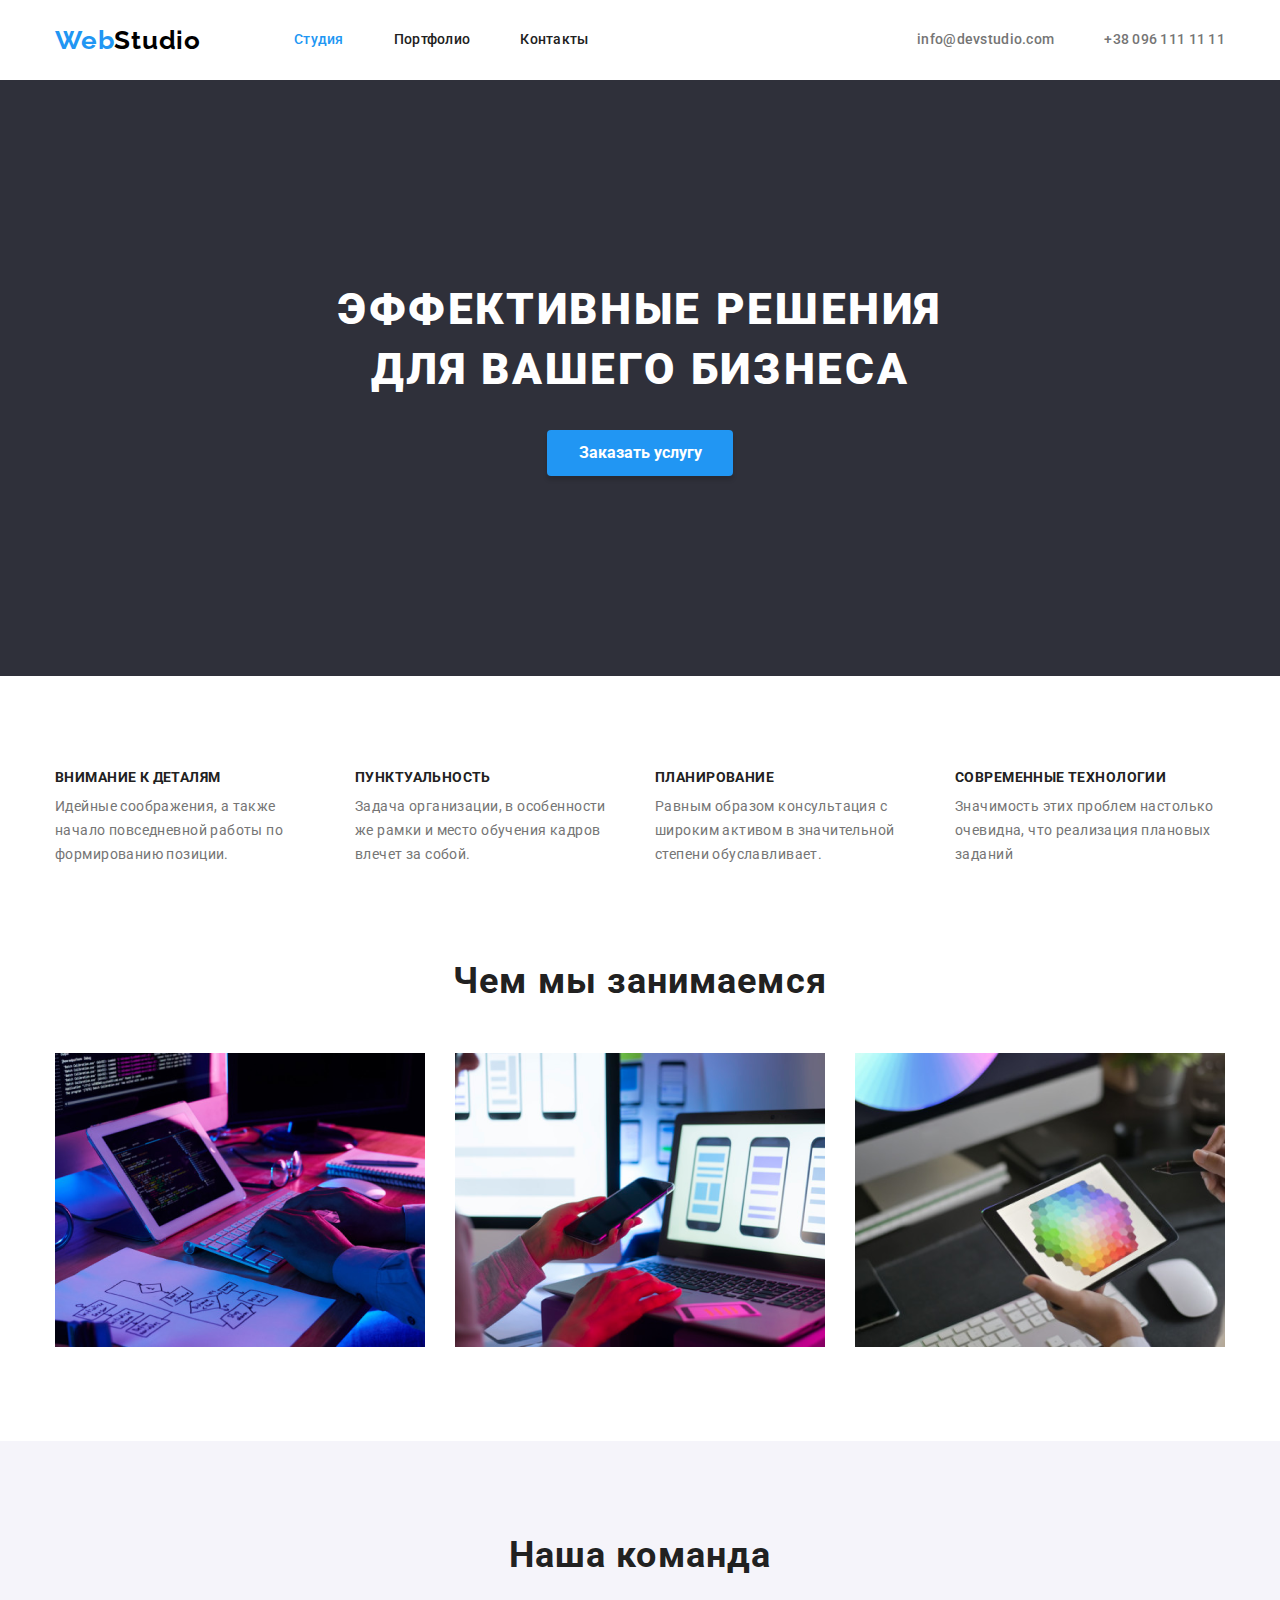
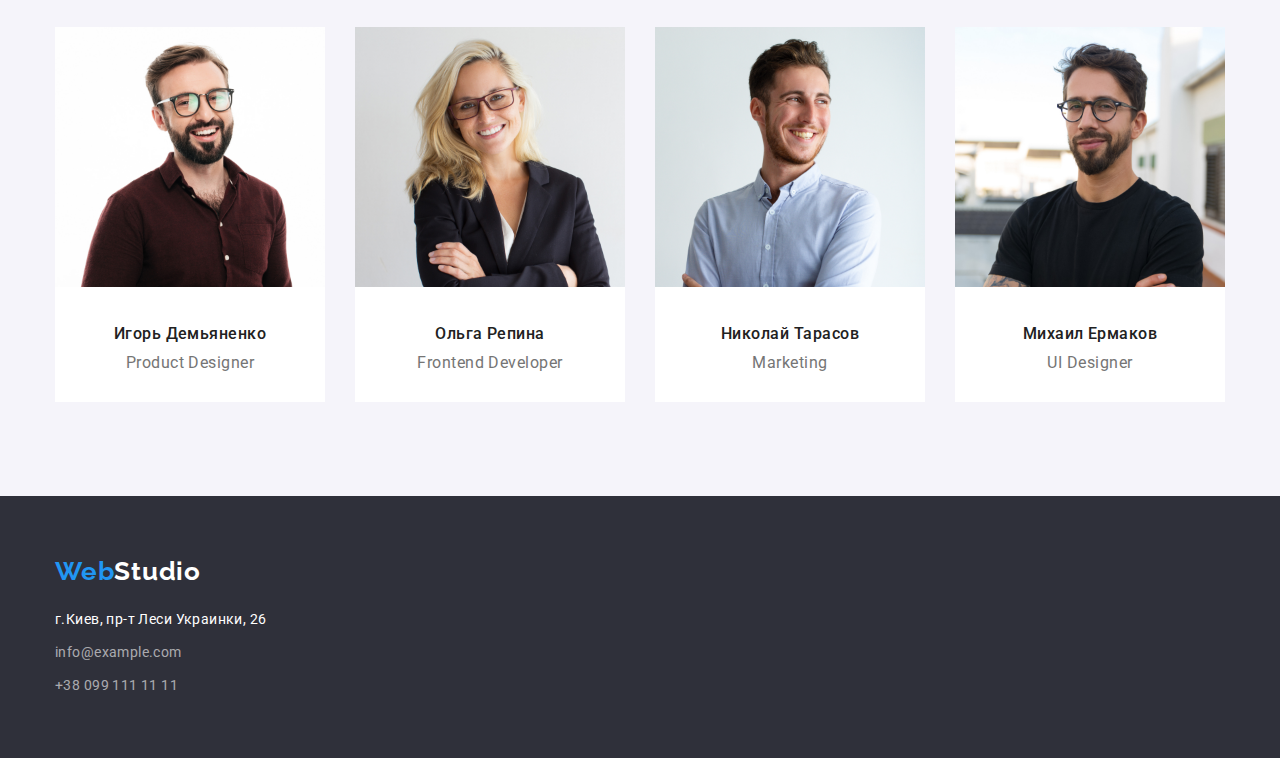
<file: index.html>
<!DOCTYPE html>
<html lang="ru">
<head>
    <meta charset="UTF-8">
    <meta http-equiv="X-UA-Compatible" content="IE=edge">
    <meta name="viewport" content="width=device-width, initial-scale=1.0">
    <title>Студио</title>
    <link rel="preconnect" href="https://fonts.googleapis.com">
    <link href="https://fonts.googleapis.com/css2?family=Raleway:wght@700&family=Roboto:wght@400;500;700;900&display=swap" rel="stylesheet">
    <link rel="preconnect" href="https://fonts.gstatic.com" crossorigin>
    <link rel="stylesheet" href="./css/modern-normalize.css">
    <link rel="stylesheet" href="./css/styles.css">
</head>
<body>
    <!--Шапка-->
         <header class="section-header">
            <!--Навигация-->
            <div class="container main-nav">
                <nav class="main-nav">
                    <a class="logo link" href="/">Web<span class="logo-dark">Studio</span></a>
                    <ul class="site-nav">
                         <li class="item"><a class="link current" href="./index.html">Студия</a></li>
                         <li class="item"><a class="link" href="./portfolio.html">Портфолио</a></li>
                         <li class="item"><a class="link" href="">Контакты</a></li>
                    </ul>
                </nav>
                <ul class="contact-nav">
                    <li class="item"><a class="link" href="mailto:info@devstudio.com">info@devstudio.com</a></li>
                    <li class="item"><a class="link" href="tel:+380991111111">+38 096 111 11 11</a></li>
                </ul>
            </div>
        </header>
    <!--Main-->
    <main>
    <!--Hero--> 
        <section class="hero">
            <div class="container">
                <h1 class="hero-title">ЭФФЕКТИВНЫЕ РЕШЕНИЯ <br /> ДЛЯ ВАШЕГО БИЗНЕСА</h1>
                <button class="button" type="button">Заказать услугу</button>
            </div>
        </section>
    <!--Наши преимущества-->
        <section class="section features-section">
            <div class="container">
                <h2 class="visually-hidden">Наши преимущества</h2>
                <ul class="features">
                    <li class="item">
                        <h3 class="title">Внимание к деталям</h3>
                        <p class="features-text">Идейные соображения, а также начало повседневной работы по формированию позиции.</p>
                    </li>
                    <li class="item">
                        <h3 class="title">Пунктуальность</h3>
                        <p class="features-text">Задача организации, в особенности же рамки и место обучения кадров влечет за собой.</p>
                    </li>
                    <li class="item">
                        <h3 class="title">Планирование</h3>
                        <p class="features-text">Равным образом консультация с широким активом в значительной степени обуславливает.</p>
                    </li>
                    <li class="item">
                        <h3 class="title">Современные технологии</h3>
                        <p class="features-text">Значимость этих проблем настолько очевидна, что реализация плановых заданий</p>
                    </li>
                </ul>
            </div>
        </section>
    <!--Наша деятельность-->
        <section class="section work-section">
            <div class="container">
                <h2 class="section-title">Чем мы занимаемся</h2>
                <ul class="works">
                    <li class="item"><img class="img" src="images/box 1.png" alt="картинка 1" height="294" width="370"></li>
                    <li class="item"><img class="img" src="images/box 2.png" alt="картинка 1" height="294" width="370"></li>
                    <li class="item"><img class="img" src="images/box 3.png" alt="картинка 1" height="294" width="370"></li>
                </ul>
            </div>
        </section>
    <!--Команда-->
        <section class="section section-team">
            <div class="container">
                <h2 class="section-title">Наша команда</h2>
                <ul class="team">
                    <li class="item">
                        <img src="images/img-3.jpg" alt="Игорь Демьяненко" height="260" width="270">
                        <div class="name">
                                 <h3 class="team-title">Игорь Демьяненко</h3>
                                 <p class="team-text">Product Designer</p>
                        </div>
                    </li>
                    <li class="item">
                        <img src="images/img-2.jpg" alt="Ольга Репина" height="260" width="270">
                        <div class="name">
                            <h3 class="team-title">Ольга Репина</h3>
                            <p class="team-text">Frontend Developer</p>
                        </div>
                    </li>
                    <li class="item">
                        <img src="images/img-1.jpg" alt="Николай Тарасов" height="260" width="270">
                        <div class="name">
                            <h3 class="team-title">Николай Тарасов</h3>
                            <p class="team-text">Marketing</p>
                        </div>
                    </li>
                    <li class="item">
                        <img src="images/img.jpg" alt="Михаил Ермаков" height="260" width="270">
                        <div class="name">
                            <h3 class="team-title">Михаил Ермаков</h3>
                            <p class="team-text">UI Designer</p>
                        </div>
                    </li>
                </ul>
            </div>
        </section>
    </main>
    <!--Подвал-->
        <footer class="footer-section">
            <div class="container">
                 <a class="logo link" href="/">Web<span class="logo-light">Studio</span></a>
                <address class="address">
                     <ul class="footer">
                         <li class="footer-item"><a class="footer-adress" href="https://goo.gl/maps/55i3DgBXtHAcoqPj8">г.Киев, пр-т Леси Украинки, 26</a></li>
                         <li class="footer-item"><a class="footer-link" href="mailto:info@example.com">info@example.com</a></li>
                         <li class="footer-item"><a class="footer-link" href="tel:+380991111111">+38 099 111 11 11</a></li>
                    </ul>
                </address>
            </div>
        </footer>
</body>
</html>
</file>
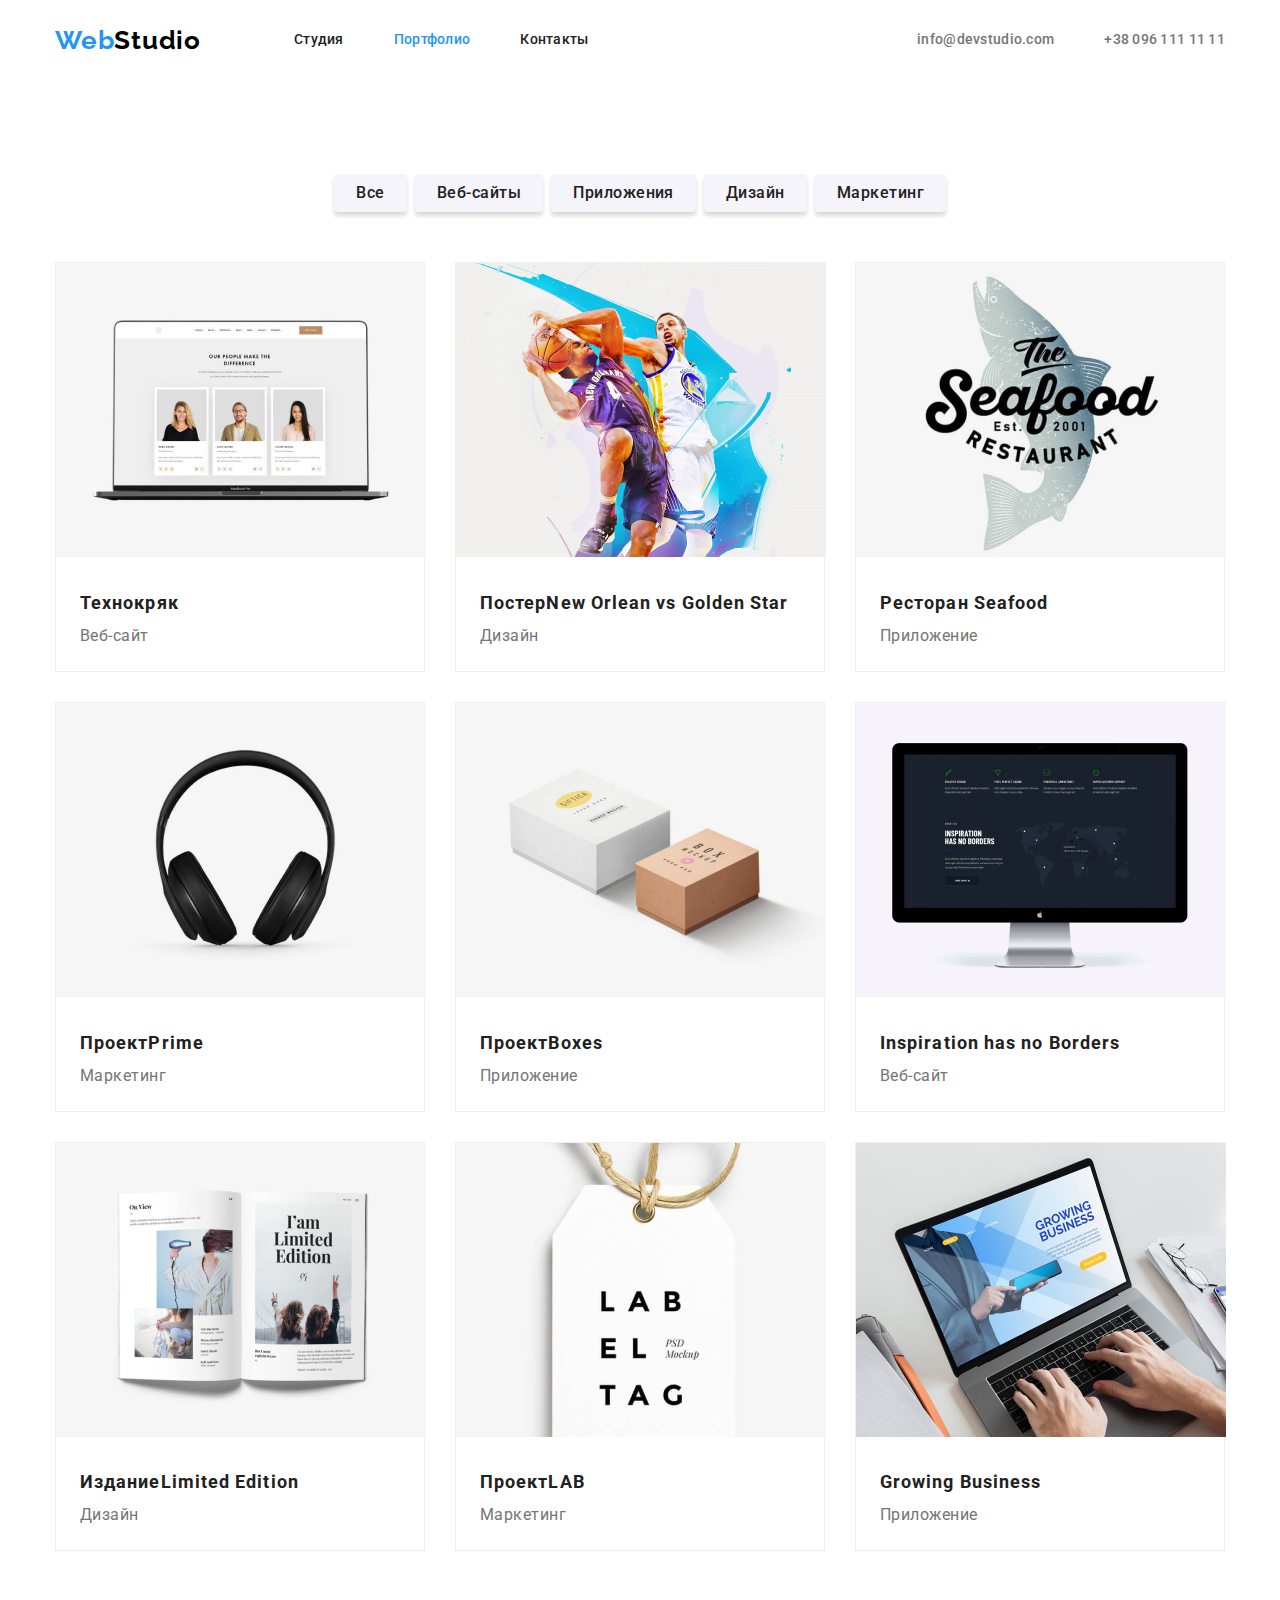
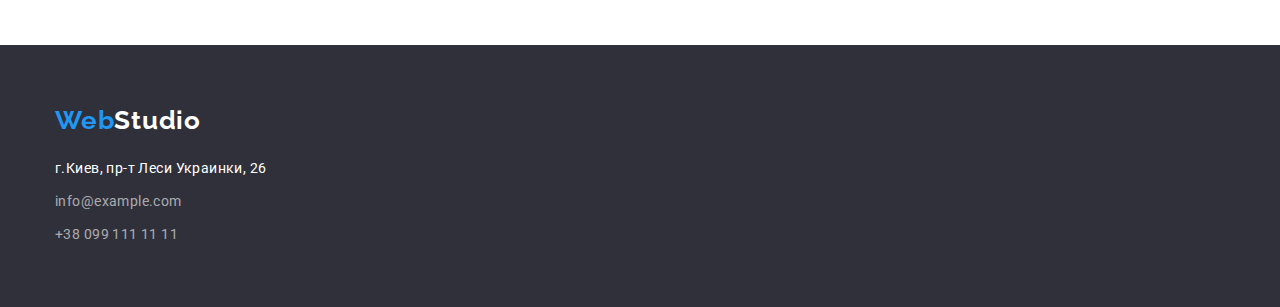
<file: portfolio.html>
<!DOCTYPE html>
<html lang="ru">
<head>
    <meta charset="UTF-8">
    <meta http-equiv="X-UA-Compatible" content="IE=edge">
    <meta name="viewport" content="width=device-width, initial-scale=1.0">
    <title>portfolio</title>
    <link rel="preconnect" href="https://fonts.googleapis.com">
    <link href="https://fonts.googleapis.com/css2?family=Raleway:wght@700&family=Roboto:wght@400;500;700;900&display=swap" rel="stylesheet">
    <link rel="preconnect" href="https://fonts.gstatic.com" crossorigin>
    <link rel="stylesheet" href="./css/modern-normalize.css">
    <link rel="stylesheet" href="./css/styles.css">
</head>
<body>
    <!--Шапка-->
    <header class="section-header">
        <!--Навигация-->
        <div class="container main-nav">
            <nav class="main-nav">
                <a class="logo link" href="/">Web<span class="logo-dark">Studio</span></a>
                <ul class="site-nav">
                     <li class="item"><a class="link" href="./index.html">Студия</a></li>
                     <li class="item"><a class="link current" href="./portfolio.html">Портфолио</a></li>
                     <li class="item"><a class="link" href="">Контакты</a></li>
                </ul>
            </nav>
            <ul class="contact-nav">
                <li class="item"><a class="link" href="mailto:info@devstudio.com">info@devstudio.com</a></li>
                <li class="item"><a class="link" href="tel:+380991111111">+38 096 111 11 11</a></li>
            </ul>
        </div>
    </header>
    <main>
    <!--Навигация-->
    <section class="section">
        <div class="container portfolio">
            <h1 class="visually-hidden">our works</h1>
            <ul class="filtr">
                <li class="item"><button class="button" type="button">Все</button></li>
                <li class="item"><button class="button" type="button">Веб-сайты</button></li>
                <li class="item"><button class="button" type="button">Приложения</button></li>
                <li class="item"><button class="button" type="button">Дизайн</button></li>
                <li class="item"><button class="button"  class="button-p"type="button">Маркетинг</button></li>
            </ul>
            <ul class="projects">
                <li class="projects-item">
                    <img src="./images/img (2).png" alt="" width="370" height="294">
                    <div class="name-project">
                        <h2 class="projects-title">Технокряк</h2>
                        <p class="projects-text">Веб-сайт</p>
                    </div>
                </li>
                <li class="projects-item">
                    <img src="./images/img (3).png" alt="" width="370" height="294">
                    <div class="name-project">
                        <h2 class="projects-title">Постер<span lang="en">New Orlean vs Golden Star</span></h2>
                        <p class="projects-text">Дизайн</p>
                    </div>
                </li>
                <li class="projects-item">
                    <img src="./images/img.png" alt="" width="370" height="294">
                    <div class="name-project">
                        <h2 class="projects-title">Ресторан <span lang="en">Seafood</span></h2>
                        <p class="projects-text">Приложение</p>
                    </div>
                </li>
                <li class="projects-item">
                    <img src="./images/img (1).png" alt="" width="370" height="294">
                    <div class="name-project">
                        <h2 class="projects-title">Проект<span lang="en">Prime</span></h2>
                        <p class="projects-text">Маркетинг</p>
                    </div>
                </li>
                <li class="projects-item">
                    <img src="./images/img (4).png" alt="" width="370" height="294">
                    <div class="name-project">
                        <h2 class="projects-title">Проект<span lang="en">Boxes</span></h2>
                        <p class="projects-text">Приложение</p>
                    </div>
                </li>
                <li class="projects-item">
                    <img src="./images/img (5).png" alt="" width="370" height="294">
                    <div class="name-project">
                        <h2 class="projects-title"><span lang="en">Inspiration has no Borders</span></h2>
                        <p class="projects-text">Веб-сайт</p>
                    </div>
                </li>
                <li class="projects-item">
                    <img src="./images/img (6).png" alt="" width="370" height="294">
                    <div class="name-project">
                        <h2 class="projects-title">Издание<span lang="en">Limited Edition</span></h2>
                        <p class="projects-text">Дизайн</p>
                    </div>    
                </li>
                <li class="projects-item">
                    <img src="./images/img (7).png" alt="" width="370" height="294">
                    <div class="name-project">
                        <h2 class="projects-title">Проект<span lang="en">LAB</span></h2>
                        <p class="projects-text">Маркетинг</p>
                    </div>
                </li>
                <li class="projects-item">
                    <img src="./images/img (8).png" alt="" width="370" height="294">
                    <div class="name-project">
                        <h2 class="projects-title"><span lang="en">Growing Business</span></h2>
                        <p class="projects-text">Приложение</p>
                    </div>
                </li>
            </ul>
        </div>
    </section>
    </main>
    <!--Подвал-->
    <footer class="footer-section">
        <div class="container">
             <a class="logo link" href="/">Web<span class="logo-light">Studio</span></a>
            <address class="address">
                 <ul class="footer">
                     <li class="footer-item"><a class="footer-adress" href="https://goo.gl/maps/55i3DgBXtHAcoqPj8">г.Киев, пр-т Леси Украинки, 26</a></li>
                     <li class="footer-item"><a class="footer-link" href="mailto:info@example.com">info@example.com</a></li>
                     <li class="footer-item"><a class="footer-link" href="tel:+380991111111">+38 099 111 11 11</a></li>
                </ul>
            </address>
        </div>
    </footer>
</html>
</file>
<file: css/styles.css>
/* цвет основного текста #212121 */
/* вторичный цвет #757575 */
/* синий #2196F3 */
/* белый #FFFFFF */
/* банер фон #2F303A */

:root {
    --primery-text-color: #212121;
    --secondary-text-color: #757575;
    --blue: #2196F3;
    --white: #FFFFFF;
    --banner: #2F303A;
}

body {
    font-family: Roboto, sans-serif;
    font-size: 14px;
    line-height: 1.71;
    letter-spacing: 0.03em;
    color: var(--secondary-text-color);
}

h1, h2, h3, p {
    margin: 0;
}

ul {
    margin: 0;
    padding: 0;
    list-style: none;
}

.section{
    padding: 94px 0;
}

.container{
    width: 1200px;
    padding-left: 15px;
    padding-right: 15px;
    margin-left: auto;
    margin-right: auto;
}

/* ---------скрытое---------- */

.visually-hidden {
    position: absolute;
    clip: rect(0 0 0 0);
    width: 1px;
    height: 1px;
    margin: -1px;
    border: 0;
    padding: 0;
    overflow: hidden;
}

/* ------------------------Шапка------------------------------ */

.section-header{
    border-bottom: 1px;
       
    background-color: var(--white);
}

.logo{

    font-family: Raleway, sans-serif;
    font-weight: 700;
    font-size: 26px;
    line-height: 1.19;
    letter-spacing: 0.03em;
    color: var(--blue);
}

.link{
    text-decoration: none;
}

.logo-dark{
    color: #000;
}

.logo-light{
    color: #FFF;
}

/* Навигация */

.main-nav{
    display: flex;
    align-items: center;
}

.site-nav{
    display: flex;
    margin-left: 93px;
}

.site-nav .item:not(:last-child){
    margin-right: 50px;
}



.contact-nav{
    display: flex;
    margin-left: auto;
}

.contact-nav .item + .item{
    margin-left: 50px;
}

.contact-nav .link{
    padding: 32px 0;
    display: block;
 
    font-weight: 500;
    font-size: 14px;
    line-height: 1.14;
    letter-spacing: 0.02em;
  
}
    
.site-nav .link {
    padding: 32px 0;
    display: block;

    font-weight: 500;
    font-size: 14px;
    line-height: 1.14;
    letter-spacing: 0.02em;
    color: var(--primery-text-color);
}

.site-nav .link:hover, 
.site-nav .link:focus {
    color: var(--blue);
}

.site-nav .link.current{
    color: var(--blue);
}

.contact-nav .link {
    color: var(--secondary-text-color);
}

.contact-nav .link:hover,
.contact-nav .link:focus{
    color: var(--blue);
} 


/* -----------------------кнопка--------------------------*/

.button{
    border-radius: 4px;
    padding: 10px 25px;
    min-width: 186px;
    border: transparent;

    font-weight: 700;
    font-size: 16px;
    line-height: 1.62;
    text-align: center;
    cursor: pointer;

    color: var(--white);
    background-color:var(--blue);
    box-shadow: 0px 4px 4px rgba(0, 0, 0, 0.15);}

.filtr .button{

    border-radius: 4px;
    min-width: 73px;
    padding: 6px 22px;
    border: transparent;

    font-weight: 500;
    font-size: 16px;
    line-height: 1.62;
    cursor: pointer;
    letter-spacing: 0.03em;

    color: var(--primery-text-color);
    background-color: #F5F4FA;
}

.button:hover,
.button:focus{
    cursor: pointer;
    color: var(--white);
    background-color: var(--blue);
    
}

/* ---------------------Подвал----------------- */

.address{
    margin-top: 20px;
}

.footer-section{
    padding-top: 60px;
    padding-bottom: 60px;

    background-color: var(--banner);
}


.footer .footer-item + .footer-item {
    margin-top: 9px;
}

.footer-link{
    text-decoration: none;
    font-style: normal;
    font-weight: 400;
    font-size: 14px;
    line-height: 1.71;
    letter-spacing: 0.03em;
    color: rgba(255, 255, 255, 0.6);
}

.footer-adress{
    text-decoration: none;
    font-style: normal;
    font-weight: 400;
    font-size: 14px;
    line-height: 1.71;
    letter-spacing: 0.03em;
    color: var(--white)
}

/* -------------------------------Hero------------------------ */

.hero {
    padding: 200px 0;
    text-align: center;
    background-color: var(--banner);
}

.hero-title{
    margin-top: 0;
    margin-bottom: 30px;
    
    font-weight: 900;
    font-size: 44px;
    line-height: 1.36;
    text-align: center;
    letter-spacing: 0.06em;
    text-transform: uppercase;

    color: var(--white);
}

/* --------------------------Наши преимущества--------------------- */

.features-section{
    padding-bottom: 0;
}

.features{
    display: flex;
   
}

.features .item + .item {
    margin-left: 30px;
}

.features .item{
    width: 270px;
}

.features .title {
    margin-bottom: 10px;
    width: 270px;

    font-weight: 700;
    font-size: 14px;
    line-height: 1.14;
    letter-spacing: 0.03em;
    text-transform: uppercase;
    color: var(--primery-text-color);
}


/* -------------------------Наша деятельность------------------------ */


.work-section .section-title{
    padding-top: 0;
}

.section-team{
    background-color: #F5F4FA;
}

.works{
    display: flex;
}

.works .img{
    display: block;
    max-width: 100%;
    height: auto;
}

.works .item + .item {
    margin-left: 30px;
}


/* --------------------Команда-------------------------- */

.section-title{
    margin-bottom: 50px;

    font-weight: 700;
    font-size: 36px;
    line-height: 1.16;
    text-align: center;
    letter-spacing: 0.03em;

    color: var(--primery-text-color);
}

.team{
    display: flex;

    text-align: center;
}

.team .item{
 
    background: #FFFFFF;
}

.team .item + .item{
    margin-left: 30px;
}

.name{
    padding: 30px 0;
}

.team-title {
    padding-bottom: 10px;
    font-weight: 500;
    font-size: 16px;
    line-height: 1.18;
    letter-spacing: 0.03em;
    color: var(--primery-text-color);
}
.team-text {
    font-weight: 400;
    font-size: 16px;
    line-height: 1.18;
    letter-spacing: 0.03em;
}

/* ---------------------Портфолио----------------- */

.filtr{
    display: flex;
    justify-content: center;
    margin-bottom: 50px;
    
}

.filtr .item + .item{
    margin-left: 8px;
}

.filtr .item{
    font-weight: 500;
    font-size: 16px;
    line-height: 1.62;
    letter-spacing: 0.03em;
    color: va(--primery-text-color);
}

.projects{
    display: flex;
    flex-wrap: wrap;
}

.projects-item{
    width: 370px;
    margin-right: 30px;
    margin-bottom: 30px;
    border: 1px solid #EEEEEE;
    background: #FFFFFF;

}

.projects-item:nth-child(3n){
    margin-right: 0;
}

.projects-item:nth-last-child(-n + 3){
    margin-bottom: 0;
}

.projects-title{
    font-weight: 700;
    font-size: 18px;
    line-height: 2.00;
    letter-spacing: 0.06em;
    color: var(--primery-text-color);
}

.projects-text{
    font-weight: 400;
    font-size: 16px;
    line-height: 1.87;
    letter-spacing: 0.03em;
    color: var(--secondary-text-color);
}

.name-project{
    padding: 20px 24px;
}

/* цвет основного текста #212121 */
/* вторичный цвет #757575 */
/* синий #2196F3 */
/* белый #FFFFFF */
/* бфнер фон #2F303A */
/* подвал текст rgba(255, 255, 255, 0.6)*/
</file>
